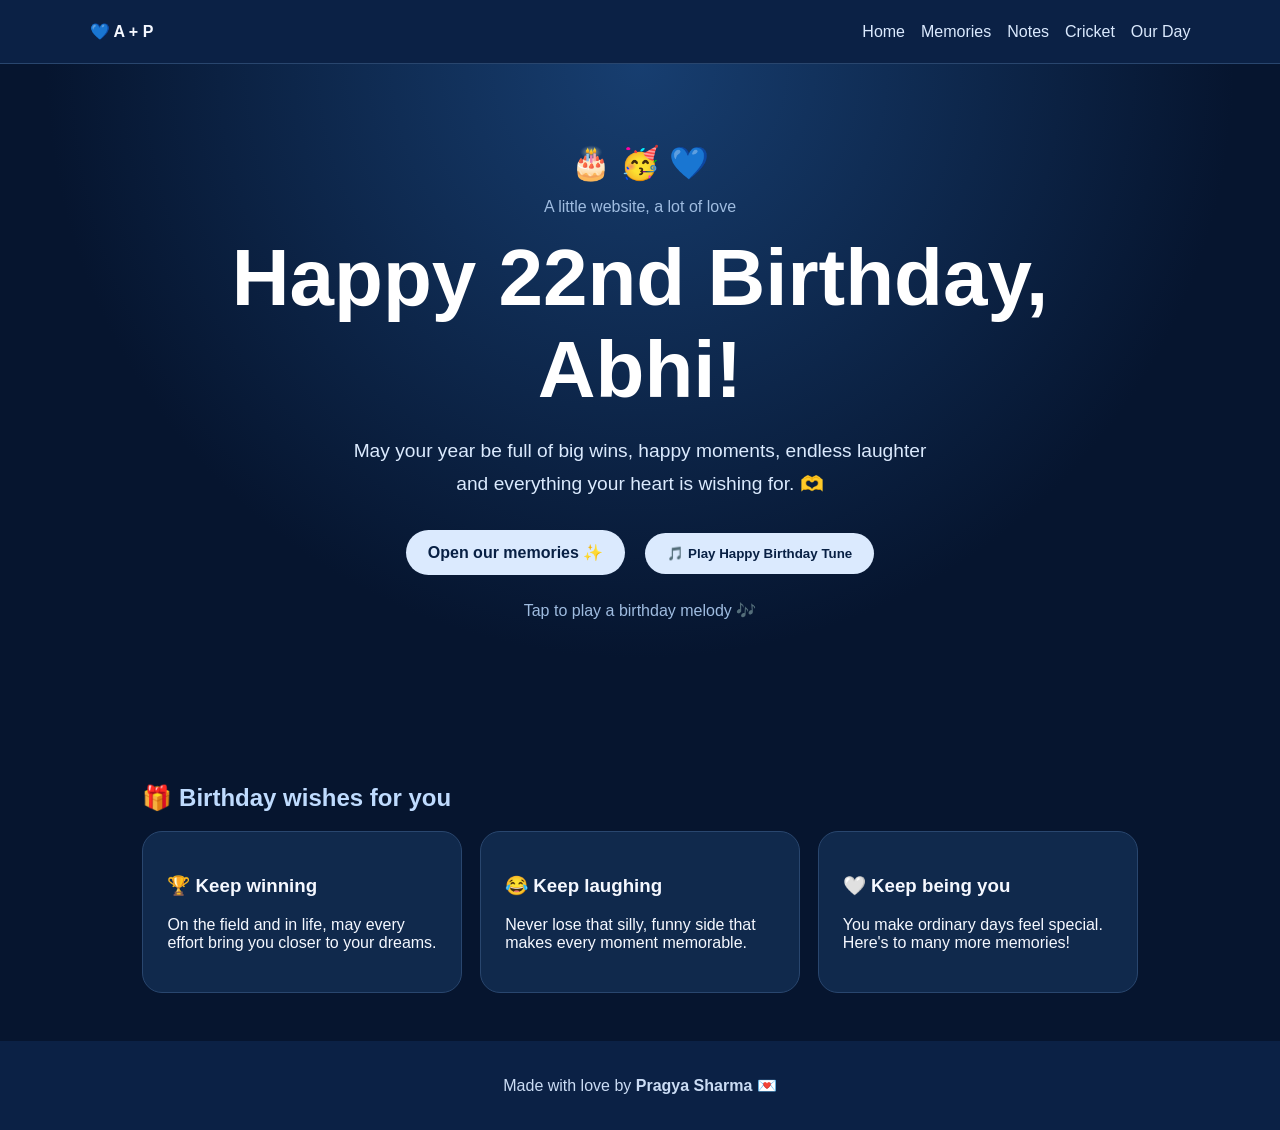
<file: index.html>
<!doctype html><html><head><meta charset="utf-8"><meta name="viewport" content="width=device-width"><title>Happy 22nd, Abhi 💙</title><link rel="stylesheet" href="style.css"></head><body><header><b>💙 A + P</b><nav><a href="index.html">Home</a><a href="memories.html">Memories</a><a href="notes.html">Notes</a><a href="cricket.html">Cricket</a><a href="anniversary.html">Our Day</a></nav></header><section class="hero"><div class="emoji">🎂 🥳 💙</div><p class="small">A little website, a lot of love</p><h1>Happy 22nd Birthday,<br>Abhi!</h1><p class="lead">May your year be full of big wins, happy moments, endless laughter<br>and everything your heart is wishing for. 🫶</p><a class="btn" href="memories.html">Open our memories ✨</a><button class="btn" onclick="playTune()">🎵 Play Happy Birthday Tune</button><p id="songStatus" class="small">Tap to play a birthday melody 🎶</p></section><section class="section"><h2>🎁 Birthday wishes for you</h2><div class="cards"><div class="card"><h3>🏆 Keep winning</h3><p>On the field and in life, may every effort bring you closer to your dreams.</p></div><div class="card"><h3>😂 Keep laughing</h3><p>Never lose that silly, funny side that makes every moment memorable.</p></div><div class="card"><h3>🤍 Keep being you</h3><p>You make ordinary days feel special. Here's to many more memories!</p></div></div></section><footer>Made with love by <b>Pragya Sharma</b> 💌</footer><script src="script.js"></script></body></html>
</file>
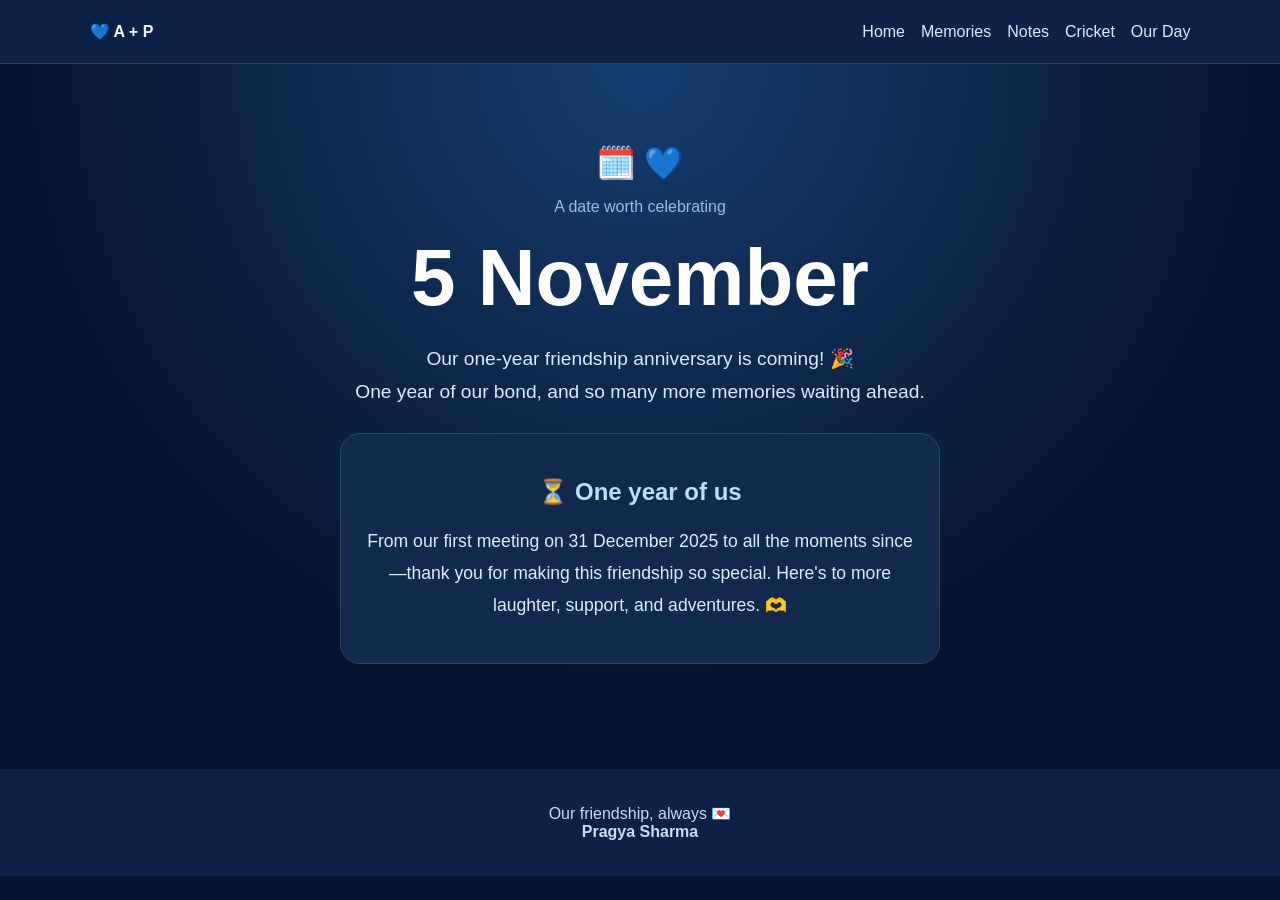
<file: anniversary.html>
<!doctype html><html><head><meta charset="utf-8"><meta name="viewport" content="width=device-width"><title>Our Friendship Day 💙</title><link rel="stylesheet" href="style.css"></head><body><header><b>💙 A + P</b><nav><a href="index.html">Home</a><a href="memories.html">Memories</a><a href="notes.html">Notes</a><a href="cricket.html">Cricket</a><a href="anniversary.html">Our Day</a></nav></header><section class="hero"><div class="emoji">🗓️ 💙</div><p class="small">A date worth celebrating</p><h1>5 November</h1><p class="lead">Our one-year friendship anniversary is coming! 🎉<br>One year of our bond, and so many more memories waiting ahead.</p><div class="card" style="max-width:600px;margin:25px auto"><h2>⏳ One year of us</h2><p class="note">From our first meeting on 31 December 2025 to all the moments since—thank you for making this friendship so special. Here's to more laughter, support, and adventures. 🫶</p></div></section><footer>Our friendship, always 💌<br><b>Pragya Sharma</b></footer></body></html>
</file>
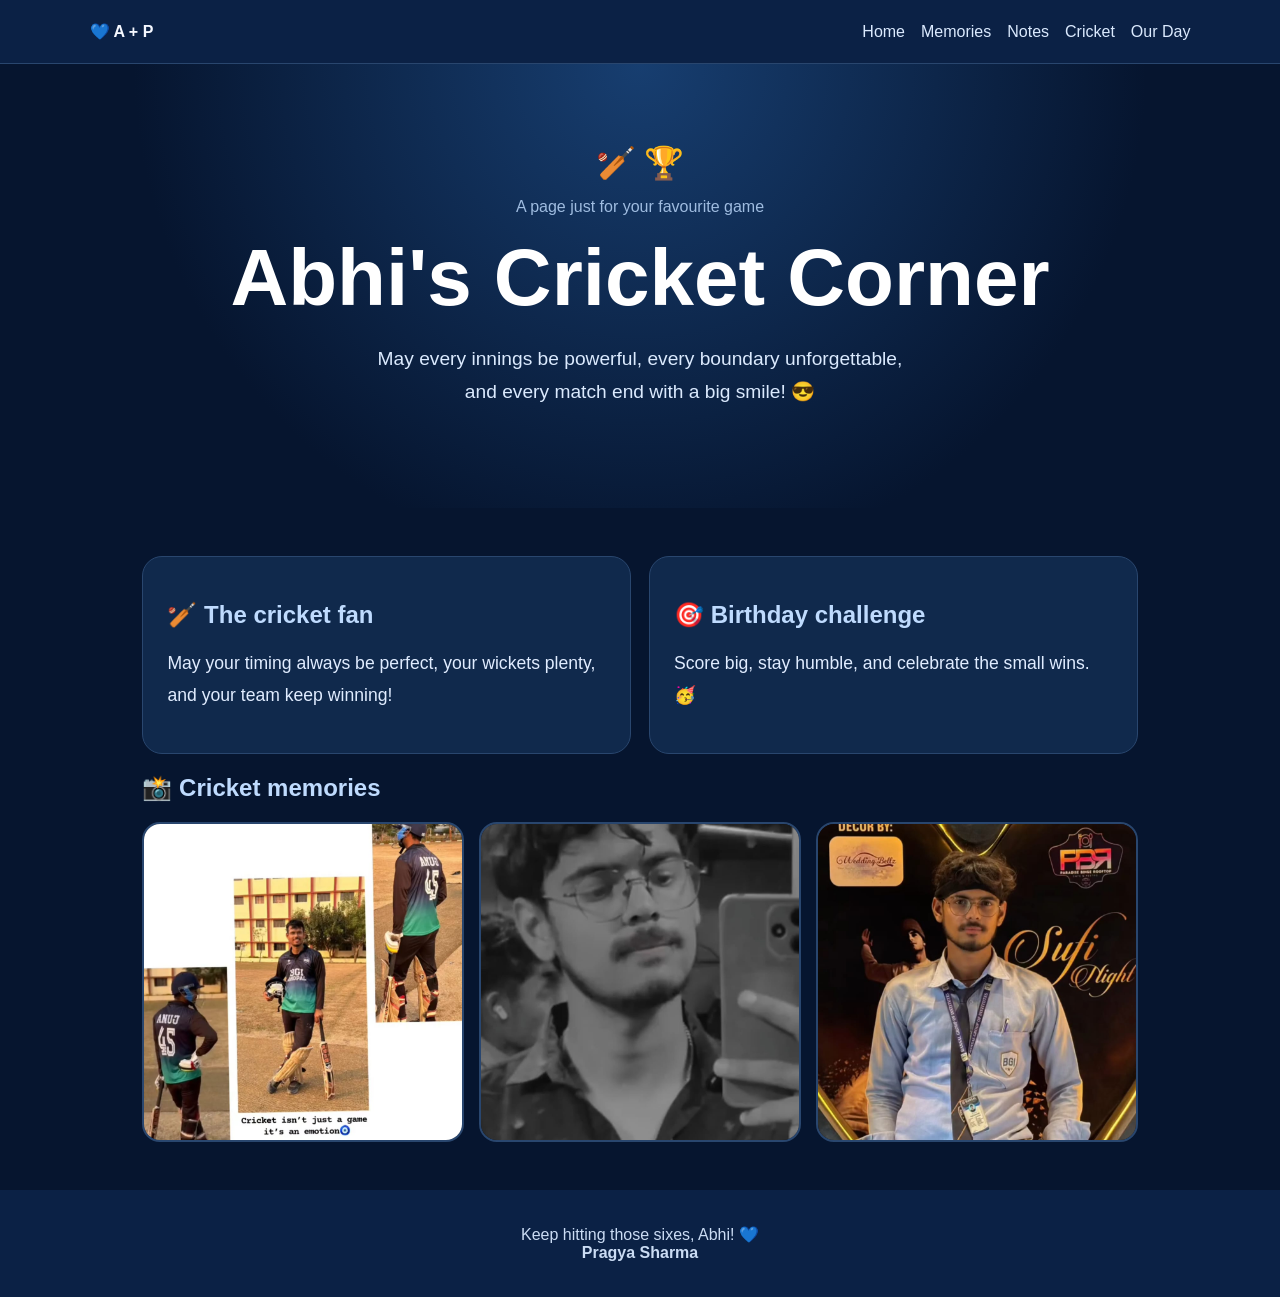
<file: cricket.html>
<!doctype html><html><head><meta charset="utf-8"><meta name="viewport" content="width=device-width"><title>Abhi's Cricket Corner 🏏</title><link rel="stylesheet" href="style.css"></head><body><header><b>💙 A + P</b><nav><a href="index.html">Home</a><a href="memories.html">Memories</a><a href="notes.html">Notes</a><a href="cricket.html">Cricket</a><a href="anniversary.html">Our Day</a></nav></header><section class="hero"><div class="emoji">🏏 🏆</div><p class="small">A page just for your favourite game</p><h1>Abhi's Cricket Corner</h1><p class="lead">May every innings be powerful, every boundary unforgettable,<br>and every match end with a big smile! 😎</p></section><section class="section"><div class="cards"><div class="card"><h2>🏏 The cricket fan</h2><p class="note">May your timing always be perfect, your wickets plenty, and your team keep winning!</p></div><div class="card"><h2>🎯 Birthday challenge</h2><p class="note">Score big, stay humble, and celebrate the small wins. 🥳</p></div></div><h2>📸 Cricket memories</h2><div class="gallery"><img src="photo1.jpg" alt="Shared photo"><img src="photo2.jpg" alt="Shared photo"><img src="photo3.jpg" alt="Shared photo"></div></section><footer>Keep hitting those sixes, Abhi! 💙<br><b>Pragya Sharma</b></footer></body></html>
</file>
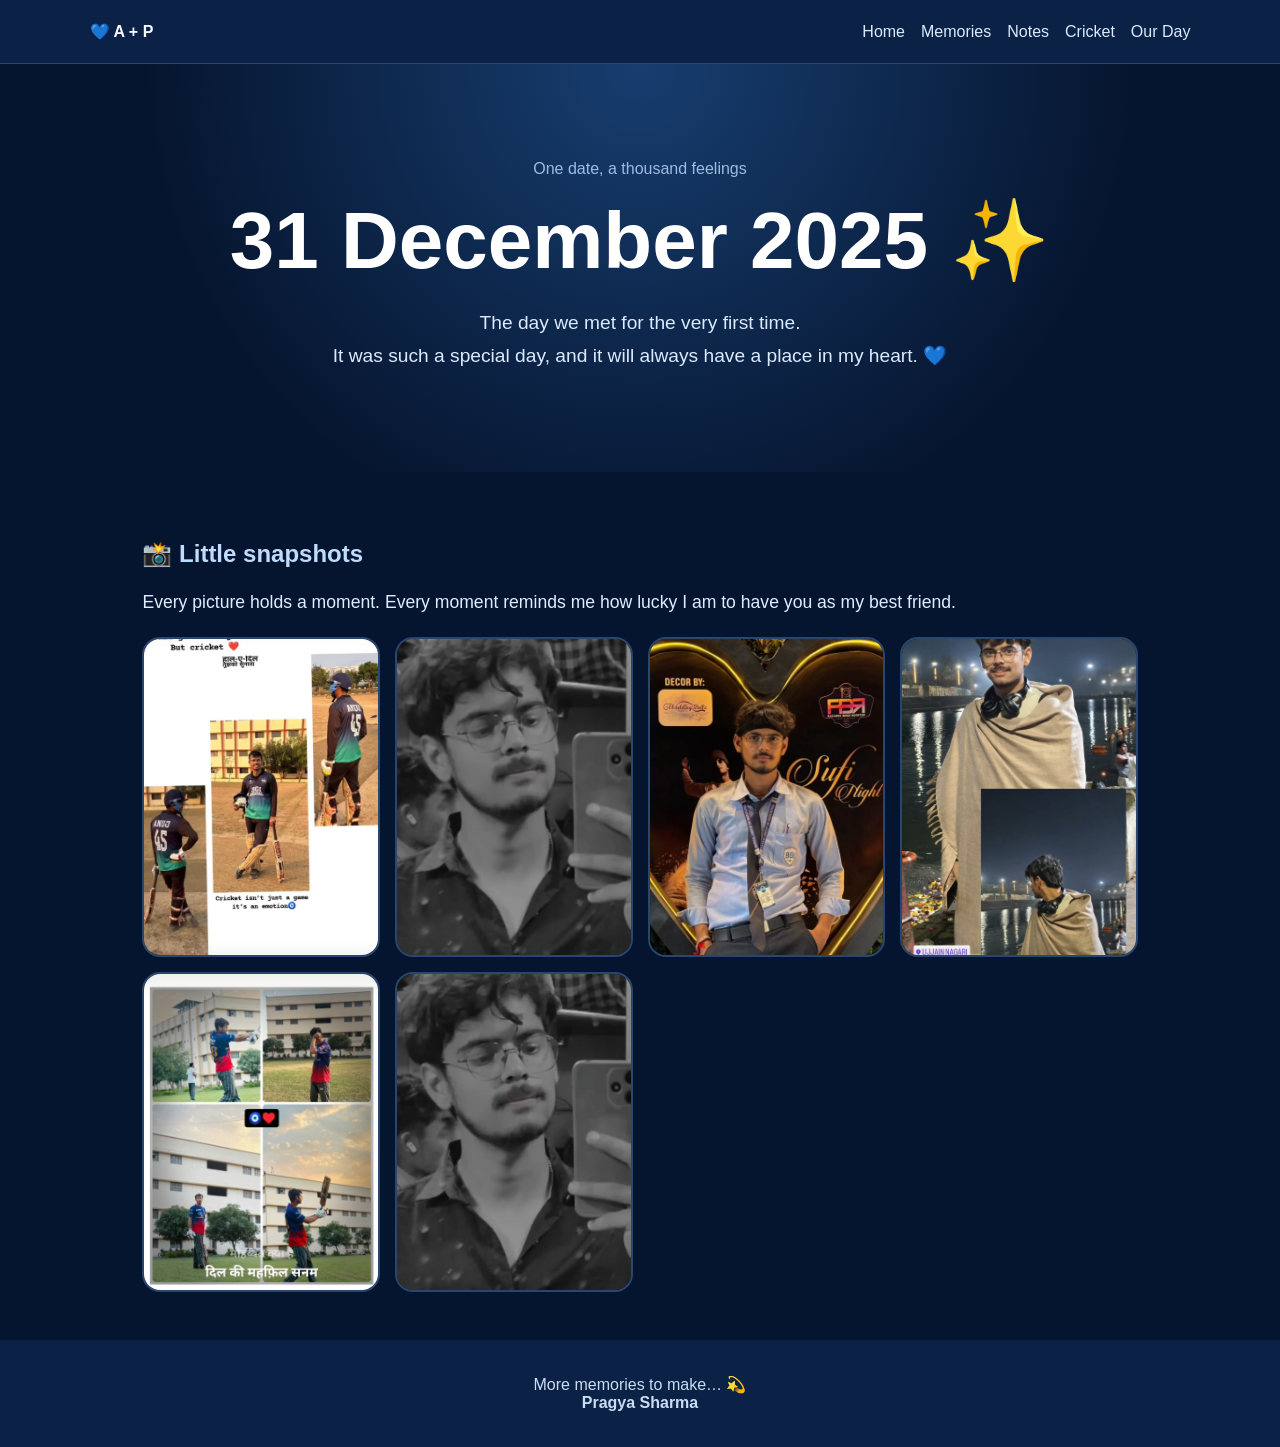
<file: memories.html>
<!doctype html><html><head><meta charset="utf-8"><meta name="viewport" content="width=device-width"><title>Our Memories 💫</title><link rel="stylesheet" href="style.css"></head><body><header><b>💙 A + P</b><nav><a href="index.html">Home</a><a href="memories.html">Memories</a><a href="notes.html">Notes</a><a href="cricket.html">Cricket</a><a href="anniversary.html">Our Day</a></nav></header><section class="hero"><p class="small">One date, a thousand feelings</p><h1>31 December 2025 ✨</h1><p class="lead">The day we met for the very first time.<br>It was such a special day, and it will always have a place in my heart. 💙</p></section><section class="section"><h2>📸 Little snapshots</h2><p class="note">Every picture holds a moment. Every moment reminds me how lucky I am to have you as my best friend.</p><div class="gallery"><img src="photo1.jpg" alt="Our memory 1"><img src="photo2.jpg" alt="Our memory 2"><img src="photo3.jpg" alt="Our memory 3"><img src="photo4.jpg" alt="Our memory 4"><img src="photo5.jpg" alt="Our memory 5"><img src="photo6.jpg" alt="Our memory 6"></div></section><footer>More memories to make… 💫<br><b>Pragya Sharma</b></footer></body></html>
</file>
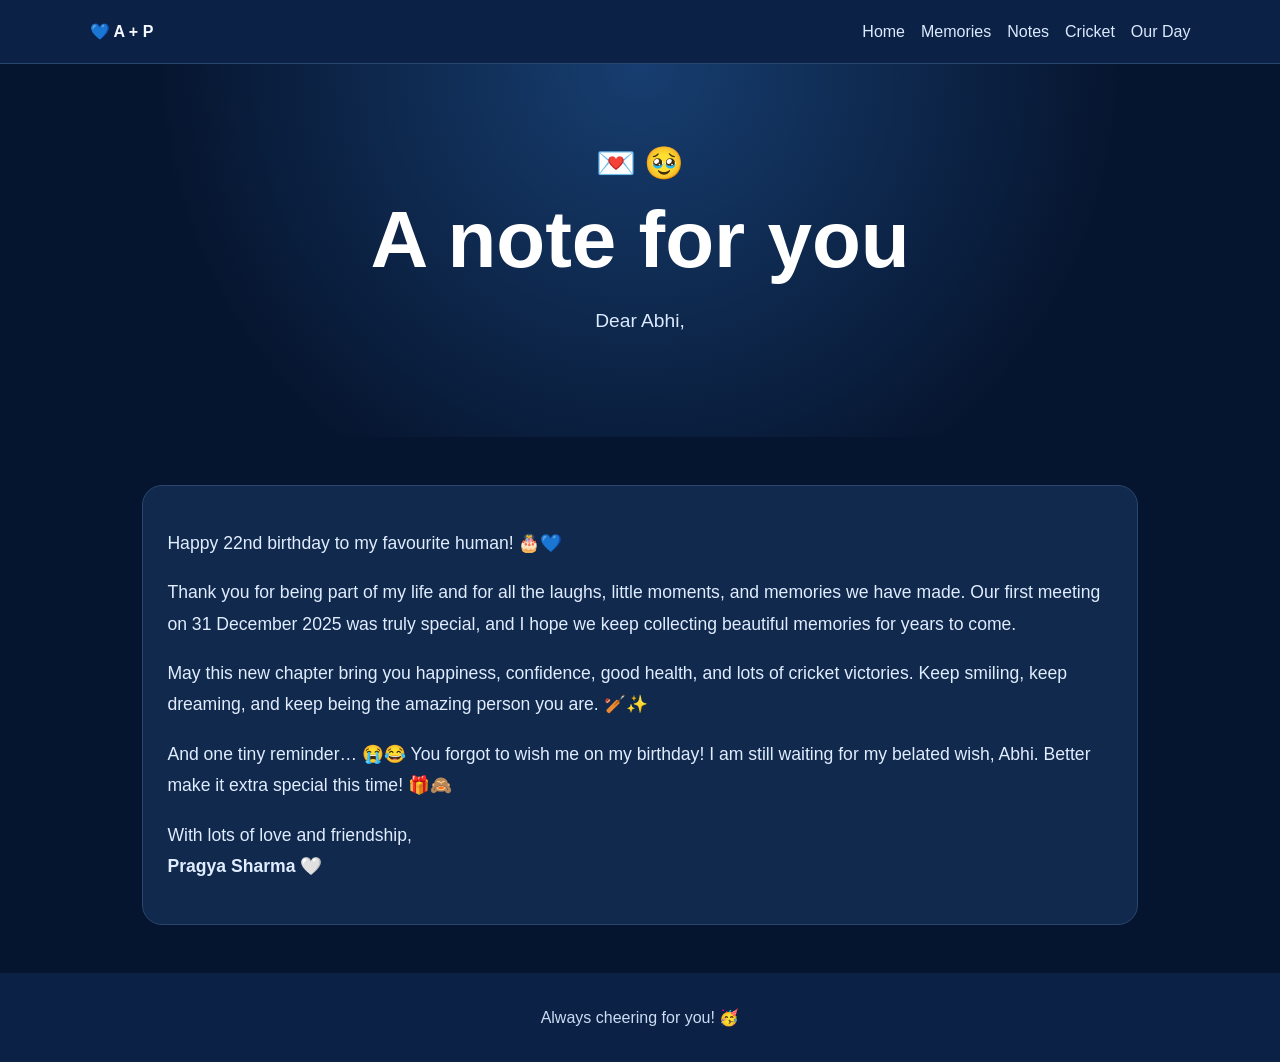
<file: notes.html>
<!doctype html><html><head><meta charset="utf-8"><meta name="viewport" content="width=device-width"><title>For Abhi 💌</title><link rel="stylesheet" href="style.css"></head><body><header><b>💙 A + P</b><nav><a href="index.html">Home</a><a href="memories.html">Memories</a><a href="notes.html">Notes</a><a href="cricket.html">Cricket</a><a href="anniversary.html">Our Day</a></nav></header><section class="hero"><div class="emoji">💌 🥹</div><h1>A note for you</h1><p class="lead">Dear Abhi,</p></section><section class="section"><div class="card note"><p>Happy 22nd birthday to my favourite human! 🎂💙</p><p>Thank you for being part of my life and for all the laughs, little moments, and memories we have made. Our first meeting on 31 December 2025 was truly special, and I hope we keep collecting beautiful memories for years to come.</p><p>May this new chapter bring you happiness, confidence, good health, and lots of cricket victories. Keep smiling, keep dreaming, and keep being the amazing person you are. 🏏✨</p><p>And one tiny reminder… 😭😂 You forgot to wish me on my birthday! I am still waiting for my belated wish, Abhi. Better make it extra special this time! 🎁🙈</p><p>With lots of love and friendship,<br><b>Pragya Sharma</b> 🤍</p></div></section><footer>Always cheering for you! 🥳</footer></body></html>
</file>
<file: style.css>
*{box-sizing:border-box}body{margin:0;font-family:Arial,sans-serif;background:#06152f;color:#f5f8ff}header{padding:22px 7%;display:flex;justify-content:space-between;align-items:center;background:#0b2145;position:sticky;top:0;z-index:5;border-bottom:1px solid #29466e}a{color:#dbeafe;text-decoration:none}nav{display:flex;gap:16px;flex-wrap:wrap}nav a:hover{color:#7dd3fc}.hero{padding:80px 8%;text-align:center;background:radial-gradient(circle at top,#173e70,#06152f 65%)}h1{font-size:clamp(2.5rem,7vw,5rem);margin:12px 0;color:white}h2{color:#bfdbfe}.lead{font-size:1.2rem;color:#dbeafe;line-height:1.7}.btn{display:inline-block;background:#dbeafe;color:#082044;padding:13px 22px;border-radius:30px;margin:10px;font-weight:bold}.section{padding:48px 8%;max-width:1200px;margin:auto}.cards{display:grid;grid-template-columns:repeat(auto-fit,minmax(220px,1fr));gap:18px}.card{background:#10294c;border:1px solid #29466e;border-radius:20px;padding:24px}.gallery{display:grid;grid-template-columns:repeat(auto-fit,minmax(190px,1fr));gap:15px}.gallery img{width:100%;height:320px;object-fit:cover;border-radius:18px;border:2px solid #29466e}.note{font-size:1.1rem;line-height:1.8;color:#e0ecff}footer{text-align:center;padding:35px;background:#0b2145;color:#cbdcf4}.small{color:#9fbce0}.emoji{font-size:2rem}button{border:0;cursor:pointer}
</file>
